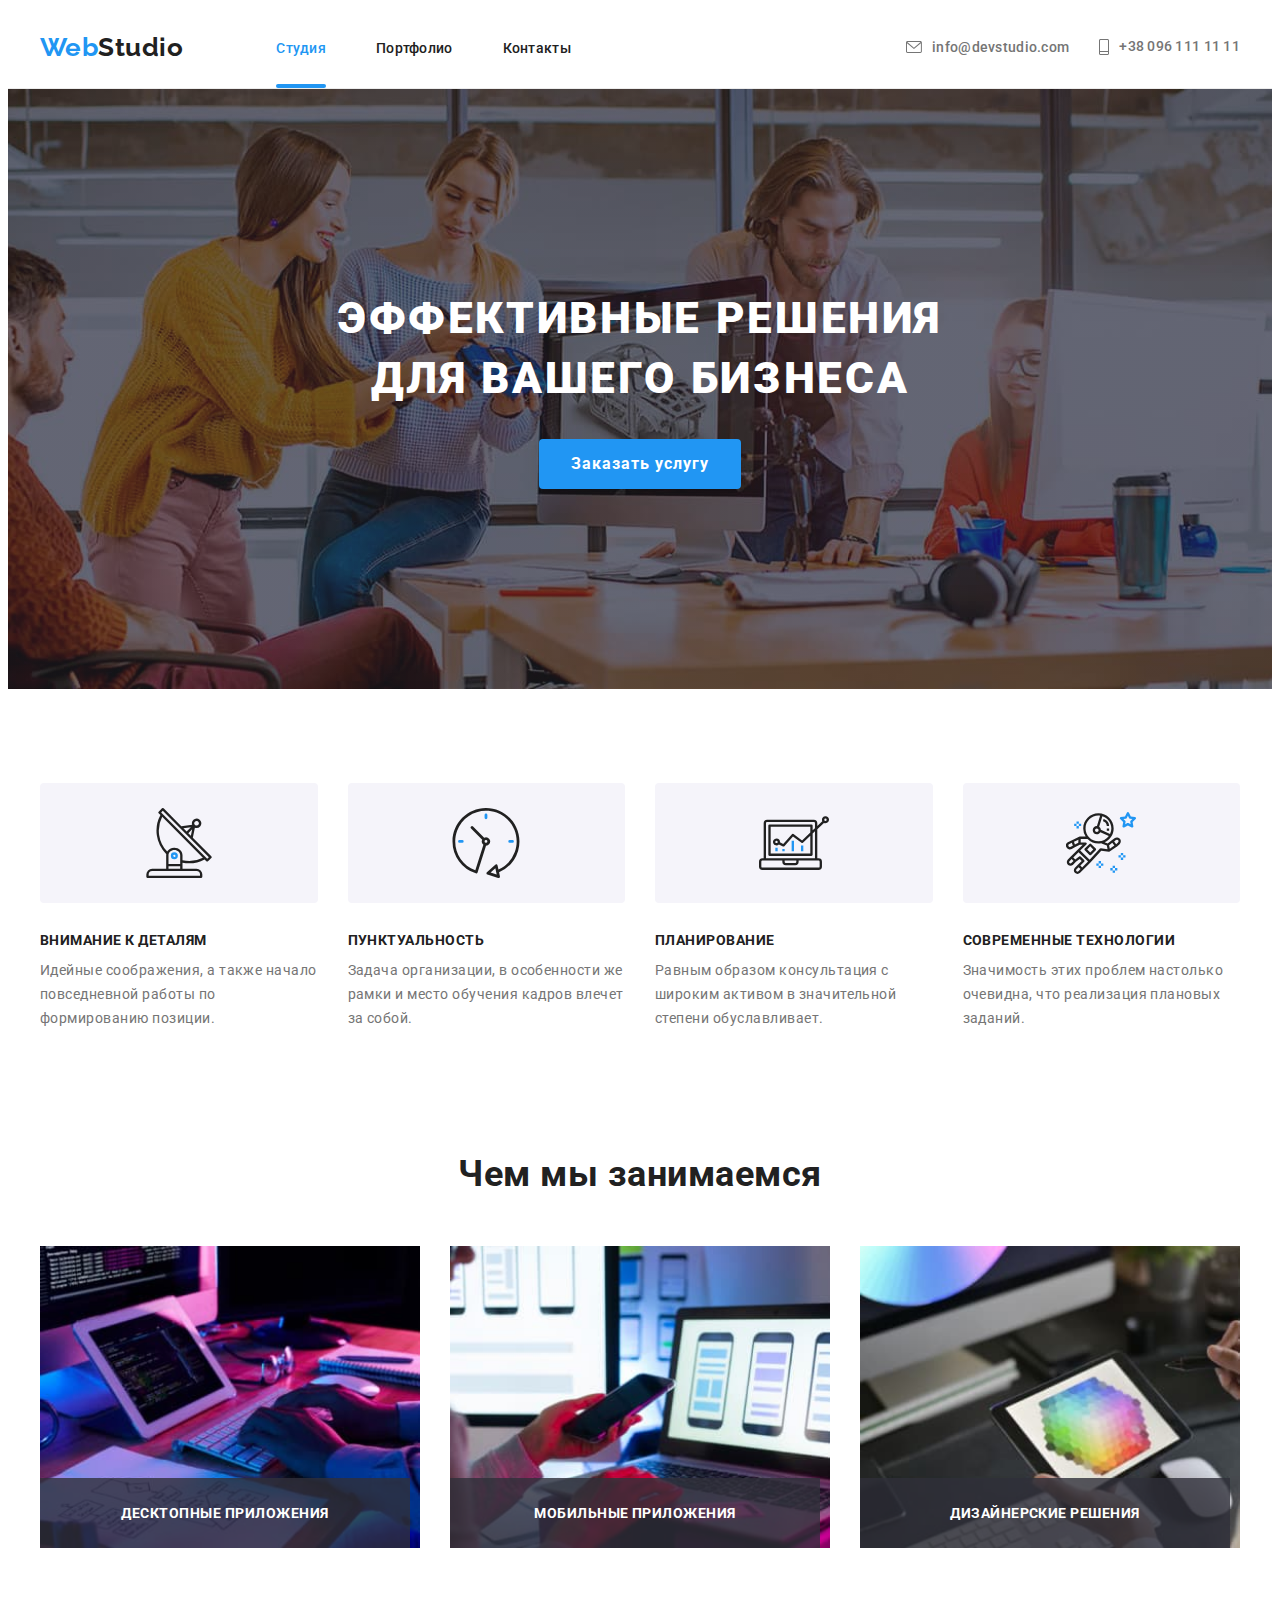
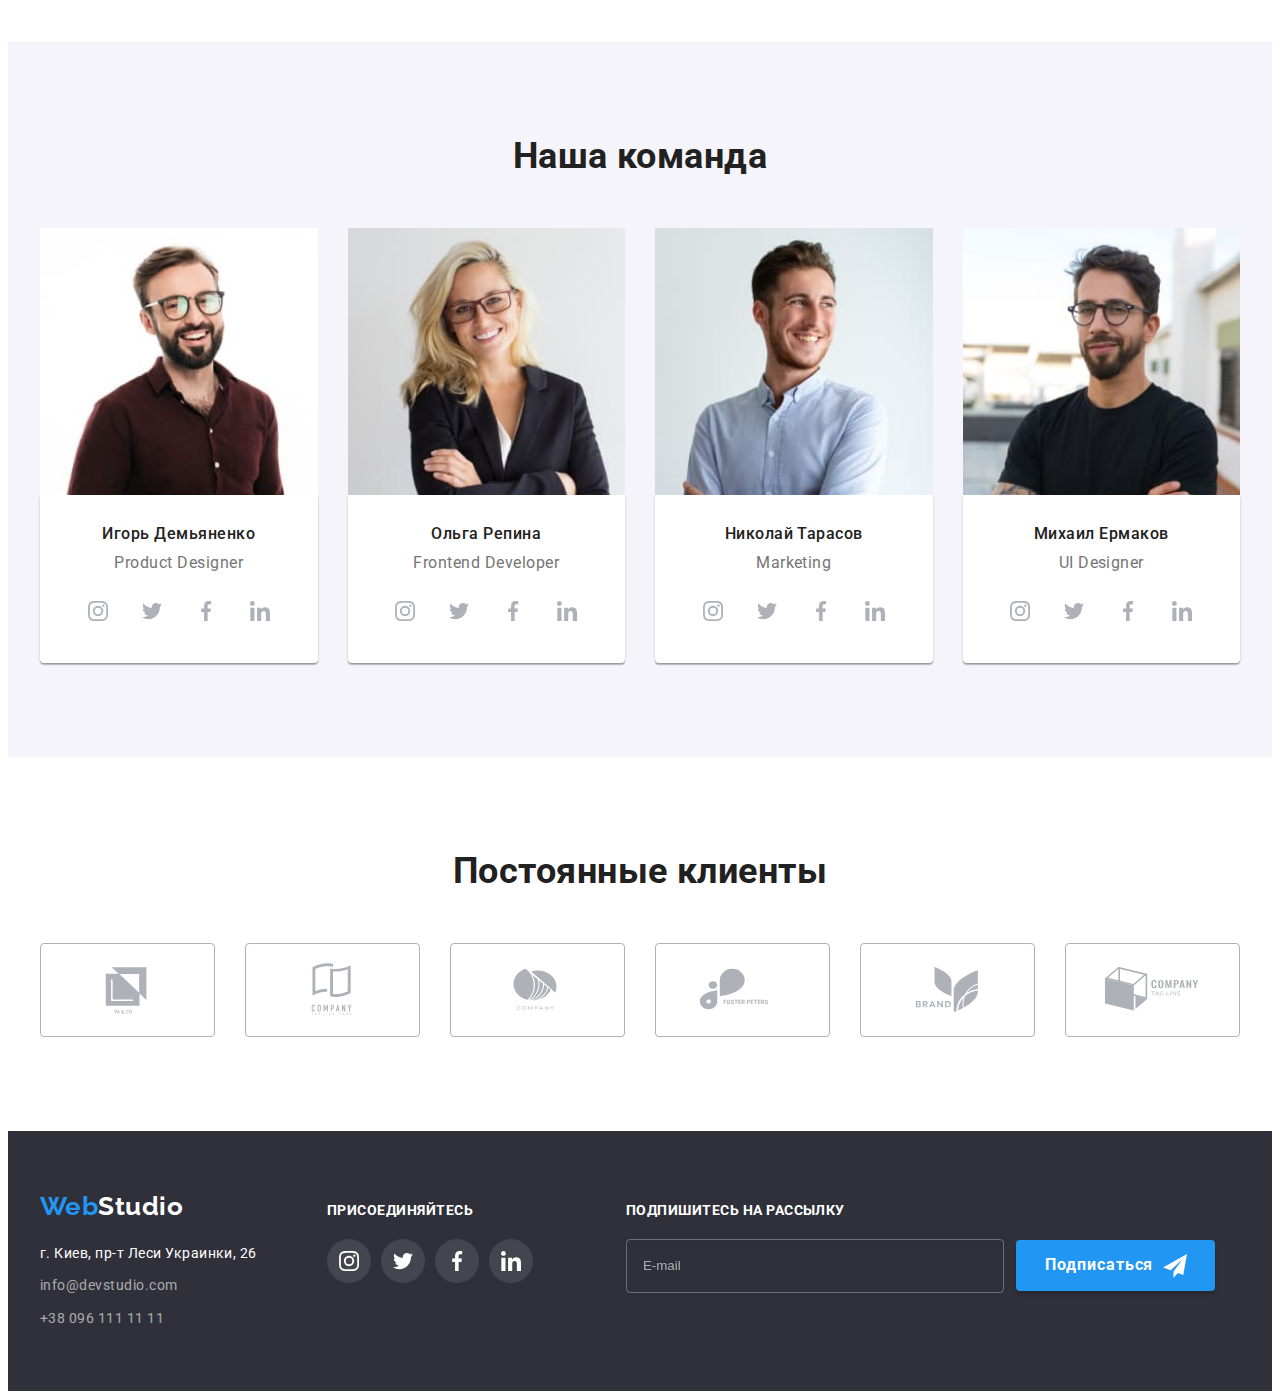
<file: index.html>
<!DOCTYPE html>
<html lang="ru">
<head>
    <meta charset="UTF-8">
    <meta http-equiv="X-UA-Compatible" content="IE=edge">
    <meta name="viewport" content="width=device-width, initial-scale=1.0">
    <title>WebStudio</title>

    <link rel="preconnect" href="https://fonts.googleapis.com">
    <link rel="preconnect" href="https://fonts.gstatic.com" crossorigin>
    <link href="https://fonts.googleapis.com/css2?family=Raleway:wght@700&family=Roboto:wght@400;500;700;900&display=swap"
        rel="stylesheet">
    
    <link rel="stylesheet" href="https://cdnjs.cloudflare.com/ajax/libs/modern-normalize/1.1.0/modern-normalize.min.css"
        integrity="sha512-wpPYUAdjBVSE4KJnH1VR1HeZfpl1ub8YT/NKx4PuQ5NmX2tKuGu6U/JRp5y+Y8XG2tV+wKQpNHVUX03MfMFn9Q=="
        crossorigin="anonymous" referrerpolicy="no-referrer" />


    <link rel="stylesheet" href="./css/main.min.css">
</head>
<body>

    <header class="header">
        <div class="container header-container">
        <a class="link logo" href="./">
            <span class="logo-web">Web</span><span class="logo-studio--blak">Studio</span> 
        </a>

        <nav class="nav">
            <ul class="list nav__list">
                <li class="item nav__item">
                    <a class="link nav__link nav__link--current" href="#">Студия</a>
                </li>
                <li class="item nav__item">
                    <a class="link nav__link" href="./portfolio.html">Портфолио</a>
                </li>
                <li class="item nav__item">
                    <a class="link nav__link" href="#">Контакты</a>
                </li>
            </ul>
        </nav>

        <ul class="list contacts-header">
            <li class="item contacts-header__item">
                <a class="link contacts-header__link" href="mailto:info@devstudio.com">
                    <svg class="icon contacts-header__icon " width="16" height="12" >
                        <use href="./images/icons.svg#icon-envelope"></use>
                    </svg>info@devstudio.com</a>
            </li>
            <li class="item contacts-header__item">
                <a class="link contacts-header__link" href="tel:+380961111111">
                    <svg class="icon contacts-header__icon " width="10" height="16">
                        <use href="./images/icons.svg#icon-Vector"></use>
                    </svg>+38 096 111 11 11</a>
            </li>
        </ul>

        <div class="mob-menu">

            <button class="menu-toggle js-open-menu" aria-expanded="false" aria-controls="menu-container" type="button">
                <svg class="icon menu__icon" width="40" height="40">
                    <use href="./images/icons.svg#icon-menu"></use>
                </svg>
            </button>

            <div class="menu-container js-menu-container" id="menu-container">

                <button class="menu-toggle js-close-menu" type="button">
                    <svg class="icon menu__icon" width="40" height="40">
                        <use href="./images/icons.svg#icon-close"></use>
                    </svg>
                </button>

                <div class="menu-wrap">
                    <div class="menu-wrap--top">
                        <nav class="mob-nav">
                            <ul class="list mob-nav__list">
                                <li class="item mob-nav__item">
                                    <a class="link mob-nav__link mob-nav__link--current" href="#">Студия</a>
                                </li>
                                <li class="item mob-nav__item">
                                    <a class="link mob-nav__link" href="./portfolio.html">Портфолио</a>
                                </li>
                                <li class="item mob-nav__item">
                                    <a class="link mob-nav__link" href="#">Контакты</a>
                                </li>
                            </ul>
                        </nav>
                    </div>

                    <div class="menu-wrap--bottom">

                        <ul class="list mob-contacts__list">
                            <li class="item mob-contacts__item">
                                <a class="link mob-contacts__link mob-contacts__link--tel" href="tel:+380961111111">+38 096 111 11 11</a>
                            </li>
                            <li class="item mob-contacts__item">
                                <a class="link mob-contacts__link mob-contacts__link--mail" href="mailto:info@devstudio.com">info@devstudio.com</a>
                            </li>    
                        </ul>

                        <ul class="list mob-social__list">
                            <li class="item mob-social__item">
                                <a class="link mob-social__link link__line--right" href="#">Instagram</a>
                            </li>
                            <li class="item mob-social__item">
                                <a class="link mob-social__link link__line--right" href="#">Twitter</a>
                            </li>
                            <li class="item mob-social__item">
                                <a class="link mob-social__link link__line--right" href="#">Facebook</a>
                            </li>
                            <li class="item mob-social__item">
                                <a class="link mob-social__link " href="#">LinkedIn</a>
                            </li>
                        </ul>

                    </div>
                </div>
            </div>

        </div>

        </div>
    </header>

    <main>
        <!--Герой-->
        <section class="hero">
            
            <h1 class="hero__title">Эффективные решения для вашего бизнеса</h1>
            <button class="button hero__button" type="button" data-modal-open>Заказать услугу</button>
            
        </section>

        <!--Особенности-->
        <section class="section feature">
            <div class="container">
            <h2 class="hidden">Особенности</h2>
            <ul class="list feature__list">
                <li class="item feature__item">
                    <div class="feature__thumb">
                        <svg class="feature__icon" width="70" height="70">
                            <use href="./images/icons.svg#icon-antenna"></use>
                        </svg>
                    </div>
                    <h3 class="feature__title">Внимание к деталям</h3>
                    <p class="feature__text">Идейные соображения, а также начало повседневной работы по формированию позиции.</p>
                </li>
                <li class="item feature__item">
                    <div class="feature__thumb">
                        <svg class="feature__icon" width="70" height="70">
                            <use href="./images/icons.svg#icon-clock"></use>
                        </svg>
                    </div>
                    <h3 class="feature__title">Пунктуальность</h3>
                    <p class="feature__text">Задача организации, в особенности же рамки и место обучения кадров влечет за собой.</p>
                </li>
                <li class="item feature__item">
                    <div class="feature__thumb">
                        <svg class="feature__icon" width="70" height="70">
                            <use href="./images/icons.svg#icon-diagram"></use>
                        </svg>
                    </div>
                    <h3 class="feature__title">Планирование</h3>
                    <p class="feature__text">Равным образом консультация с широким активом в значительной степени обуславливает.</p>
                </li>
                <li class="item feature__item">
                    <div class="feature__thumb">
                        <svg class="feature__icon" width="70" height="70">
                            <use href="./images/icons.svg#icon-astronaut"></use>
                        </svg>
                    </div>
                    <h3 class="feature__title">Современные технологии</h3>
                    <p class="feature__text">Значимость этих проблем настолько очевидна, что реализация плановых заданий.</p>
                </li>
            </ul>
            </div>
        </section>

        <!--Чем мы занимаемся-->
        <section class="section work">
            <div class="container">
                <h2 class="section__title">Чем мы занимаемся</h2>
                <ul class="list work__list">
                    <li class="item work__item">
                        <picture>
                            <source srcset="
                                ./images/box1_desktop.jpg 1x,
                                ./images/box1_desktop@2x.jpg 2x" media="(min-width:1200px)">

                            <img src="./images/box1_desktop.jpg" alt="Стол с компьютерами">
                        </picture>
                        <div class="work__label">
                            <h3 class="work__title">Десктопные приложения</h3>
                        </div>
                    </li>
                    
                    <li class="item work__item">
                        <picture>
                            <source srcset="
                                ./images/box2_desktop.jpg 1x,
                                ./images/box2_desktop@2x.jpg 2x" media="(min-width:1200px)">
                        
                            <img src="./images/box2_desktop.jpg" alt="На столе ноутбук">
                        </picture>                   
                        <div class="work__label">
                            <h3 class="work__title">Мобильные приложения</h3>
                        </div>                
                    </li>
                    
                    <li class="item work__item">
                        <picture>
                            <source srcset="
                                ./images/box3_desktop.jpg 1x,
                                ./images/box3_desktop@2x.jpg 2x" media="(min-width:1200px)">
                        
                            <img src="./images/box3_desktop.jpg" alt="Руки держат планшет">
                        </picture>                    
                        <div class="work__label">
                            <h3 class="work__title">Дизайнерские решения</h3>
                        </div>
                    </li>
                </ul>
            </div>
        </section>

        <!--Наша команда-->
        <section class="section team">
            <div class="container">
                <h2 class="section__title">Наша команда</h2>
                
                <ul class="list team__list">
                    <li class="item team__item">
                        
                        <picture>
                            <source srcset="
                                ./images/foto1_desktop.jpg 1x,
                                ./images/foto1_desktop@2x.jpg 2x" media="(min-width:1200px)">

                            <source srcset="
                                ./images/foto1_tablet.jpg 1x,
                                ./images/foto1_tablet@2x.jpg 2x" media="(min-width:768px)">

                            <source srcset="
                                ./images/foto1_mobile.jpg 1x,
                                ./images/foto1_mobile@2x.jpg 2x" media="(min-width:320px)">
                        
                            <img class="team__images" src="./images/foto1_mobile.jpg" alt="Мужчина в очках и коричневой рубашке"/>
                        </picture>
                        
                        <div  class="team__thumb">
                        <h3 class="team__name">Игорь Демьяненко</h3>
                        <p class="team__position" lang="en">Product Designer</p>
                        
                        <ul class="list social__list">
                            <li class="item social__item">
                                <a class="link social__link" href="#">
                                <svg class="icon social__icon" width="20" height="20">
                                    <use href="./images/icons.svg#icon-instagram"></use>
                                </svg>
                                </a>
                            </li>
                            <li class="item social__item">
                                <a class="link social__link" href="#">
                                <svg class="icon social__icon" width="20" height="20">
                                    <use href="./images/icons.svg#icon-twitter"></use>
                                </svg>
                                </a>
                            </li>
                            <li class="item social__item">
                                <a class="link social__link" href="#">
                                <svg class="icon social__icon" width="20" height="20">
                                    <use href="./images/icons.svg#icon-facebook"></use>
                                </svg>
                                </a>
                            </li>
                            <li class="item social__item">
                                <a class="link social__link" href="#">
                                <svg class="icon social__icon" width="20" height="20">
                                    <use href="./images/icons.svg#icon-linkedin"></use>
                                </svg>
                                </a>
                            </li>
                        </ul>
                        </div>
                    </li>
                    
                    <li class="item team__item">

                        <picture>
                            <source srcset="
                                ./images/foto2_desktop.jpg 1x,
                                ./images/foto2_desktop@2x.jpg 2x" media="(min-width:1200px)">
                        
                            <source srcset="
                                ./images/foto2_tablet.jpg 1x,
                                ./images/foto2_tablet@2x.jpg 2x" media="(min-width:768px)">
                        
                            <source srcset="
                                ./images/foto2_mobile.jpg 1x,
                                ./images/foto2_mobile@2x.jpg 2x" media="(min-width:320px)">
                        
                            <img class="team__images" src="./images/foto2_mobile.jpg" alt="Девушка блондинка в очках и черном пиджаке" />
                        </picture>

                        <div class="team__thumb">
                        <h3 class="team__name">Ольга Репина</h3>
                        <p class="team__position" lang="en">Frontend Developer</p>
                        
                        <ul class="list social__list">
                            <li class="item social__item">
                                <a class="link social__link" href="#">
                                    <svg class="icon social__icon" width="20" height="20">
                                        <use href="./images/icons.svg#icon-instagram"></use>
                                    </svg>
                                </a>
                            </li>
                            <li class="item social__item">
                                <a class="link social__link" href="#">
                                    <svg class="icon social__icon" width="20" height="20">
                                        <use href="./images/icons.svg#icon-twitter"></use>
                                    </svg>
                                </a>
                            </li>
                            <li class="item social__item">
                                <a class="link social__link" href="#">
                                    <svg class="icon social__icon" width="20" height="20">
                                        <use href="./images/icons.svg#icon-facebook"></use>
                                    </svg>
                                </a>
                            </li>
                            <li class="item social__item">
                                <a class="link social__link" href="#">
                                    <svg class="icon social__icon" width="20" height="20">
                                        <use href="./images/icons.svg#icon-linkedin"></use>
                                    </svg>
                                </a>
                            </li>
                        </ul>
                        </div>
                    </li>
                    
                    <li class="item team__item">

                        <picture>
                            <source srcset="
                                ./images/foto3_desktop.jpg 1x,
                                ./images/foto3_desktop@2x.jpg 2x" media="(min-width:1200px)">
                        
                            <source srcset="
                                ./images/foto3_tablet.jpg 1x,
                                ./images/foto3_tablet@2x.jpg 2x" media="(min-width:768px)">
                        
                            <source srcset="
                                ./images/foto3_mobile.jpg 1x,
                                ./images/foto3_mobile@2x.jpg 2x" media="(min-width:320px)">

                            <img class="team__images" src="./images/foto3_mobile.jpg" alt="Улыбающийся парень в белой рубашке" />
                        </picture>

                        <div class="team__thumb">
                        <h3 class="team__name">Николай Тарасов</h3>
                        <p class="team__position" lang="en">Marketing</p>
                        
                        <ul class="list social__list">
                            <li class="item social__item">
                                <a class="link social__link" href="#">
                                    <svg class="icon social__icon" width="20" height="20">
                                        <use href="./images/icons.svg#icon-instagram"></use>
                                    </svg>
                                </a>
                            </li>
                            <li class="item social__item">
                                <a class="link social__link" href="#">
                                    <svg class="icon social__icon" width="20" height="20">
                                        <use href="./images/icons.svg#icon-twitter"></use>
                                    </svg>
                                </a>
                            </li>
                            <li class="item social__item">
                                <a class="link social__link" href="#">
                                    <svg class="icon social__icon" width="20" height="20">
                                        <use href="./images/icons.svg#icon-facebook"></use>
                                    </svg>
                                </a>
                            </li>
                            <li class="item social__item">
                                <a class="link social__link" href="#">
                                    <svg class="icon social__icon" width="20" height="20">
                                        <use href="./images/icons.svg#icon-linkedin"></use>
                                    </svg>
                                </a>
                            </li>
                        </ul>
                        </div>
                    </li>
                
                    <li class="item team__item">

                        <picture>
                            <source srcset="
                                ./images/foto4_desktop.jpg 1x,
                                ./images/foto4_desktop@2x.jpg 2x" media="(min-width:1200px)">
                        
                            <source srcset="
                                ./images/foto4_tablet.jpg 1x,
                                ./images/foto4_tablet@2x.jpg 2x" media="(min-width:768px)">
                        
                            <source srcset="
                                ./images/foto4_mobile.jpg 1x,
                                ./images/foto4_mobile@2x.jpg 2x" media="(min-width:320px)">

                            <img class="team__images" src="./images/foto4_mobile.jpg" alt="Парень в очьках и черной футболке" />
                        </picture>

                        <div class="team__thumb">
                        <h3 class="team__name">Михаил Ермаков</h3>
                        <p class="team__position" lang="en">UI Designer</p>
                        
                        <ul class="list social__list">
                            <li class="item social__item">
                                <a class="link social__link" href="#">
                                    <svg class="icon social__icon" width="20" height="20">
                                        <use href="./images/icons.svg#icon-instagram"></use>
                                    </svg>
                                </a>
                            </li>
                            <li class="item social__item">
                                <a class="link social__link" href="#">
                                    <svg class="icon social__icon" width="20" height="20">
                                        <use href="./images/icons.svg#icon-twitter"></use>
                                    </svg>
                                </a>
                            </li>
                            <li class="item social__item">
                                <a class="link social__link" href="#">
                                    <svg class="icon social__icon" width="20" height="20">
                                        <use href="./images/icons.svg#icon-facebook"></use>
                                    </svg>
                                </a>
                            </li>
                            <li class="item social__item">
                                <a class="link social__link" href="#">
                                    <svg class="icon social__icon" width="20" height="20">
                                        <use href="./images/icons.svg#icon-linkedin"></use>
                                    </svg>
                                </a>
                            </li>
                        </ul>
                        </div>
                    </li>
                </ul>
            </div>
        </section>

        <!-- Наши клиенты -->
        <section class="section client">
            <div class="container">
                <h2 class="section__title">Постоянные клиенты</h2>

                <ul class="list client__list">
                    <li class="item client__item">
                        <a class="link client__link" href="#">
                            <svg class="icon client__icon" width="106" height="60">
                                <use href="./images/icons.svg#icon-Logo-1"></use>
                            </svg>
                        </a>
                    </li>
                    <li class="item client__item">
                        <a class="link client__link" href="#">
                            <svg class="icon client__icon" width="106" height="60">
                                <use href="./images/icons.svg#icon-Logo-2"></use>
                            </svg>
                        </a>
                    </li>
                    <li class="item client__item">
                        <a class="link client__link" href="#">
                            <svg class="icon client__icon" width="106" height="60">
                                <use href="./images/icons.svg#icon-Logo-3"></use>
                            </svg>
                        </a>
                    </li>
                    <li class="item client__item">
                        <a class="link client__link" href="#">
                            <svg class="icon client__icon" width="106" height="60">
                                <use href="./images/icons.svg#icon-Logo-4"></use>
                            </svg>
                        </a>
                    </li>
                    <li class="item client__item">
                        <a class="link client__link" href="#">
                            <svg class="icon client__icon" width="106" height="60">
                                <use href="./images/icons.svg#icon-Logo-5"></use>
                            </svg>
                        </a>
                    </li>
                    <li class="item client__item">
                        <a class="link client__link" href="#">
                            <svg class="icon client__icon" width="106" height="60">
                                <use href="./images/icons.svg#icon-Logo-6"></use>
                            </svg>
                        </a>
                    </li>
                    
                </ul>
            </div>
        </section>

    </main>

    <footer class="footer">
        <div class="container footer-container">
            <div class="footer-wrap"> 
                <div class="footer-address">
                <a class="link logo" href="./">
                    <span class="logo-web">Web</span><span class="logo-studio--white">Studio</span>
                </a>

                <address class="address">
                    <a class="link address__link" href="https://www.google.com.ua/maps/place/%D0%B1%D1%83%D0%BB.+%D0%9B%D0%B5%D1%81%D0%B8+%D0%A3%D0%BA%D1%80%D0%B0%D0%B8%D0%BD%D0%BA%D0%B8,+26,+%D0%9A%D0%B8%D0%B5%D0%B2,+02000/@50.4265807,30.5361971,17z/data=!3m1!4b1!4m5!3m4!1s0x40d4cf0e033ecbe9:0x57a4dffefec77da0!8m2!3d50.4265807!4d30.5383858?hl=ru"
                target="_blank" rel="noopener noreferrer">г. Киев, пр-т Леси Украинки, 26</a>
                </address>
            
                <ul class="list contacts-footer">
                    <li class="item contacts-footer__item">
                        <a class="link contacts-footer__link" href="mailto:info@devstudio.com">info@devstudio.com</a>
                    </li>
                    <li class="item contacts-footer__item">
                        <a class="link contacts-footer__link" href="tel:+380961111111">+38 096 111 11 11</a>
                    </li>
                </ul>
                </div>

                <div class="footer-social">
                    <h3 class="footer-social__title">присоединяйтесь</h3>
                    <ul class="list footer-social__list">
                        <li class="item footer-social__item">
                            <a class="link footer-social__link" href="#">
                                <svg class="icon footer-social__icon" width="20" height="20">
                                    <use href="./images/icons.svg#icon-instagram"></use>
                                </svg>
                            </a>
                        </li>
                        <li class="item footer-social__item">
                            <a class="link footer-social__link" href="#">
                                <svg class="icon footer-social__icon" width="20" height="20">
                                    <use href="./images/icons.svg#icon-twitter"></use>
                                </svg>
                            </a>
                        </li>
                        <li class="item footer-social__item">
                            <a class="link footer-social__link" href="#">
                                <svg class="icon footer-social__icon" width="20" height="20">
                                    <use href="./images/icons.svg#icon-facebook"></use>
                                </svg>
                            </a>
                        </li>
                        <li class="item footer-social__item">
                            <a class="link footer-social__link" href="#">
                                <svg class="icon footer-social__icon" width="20" height="20">
                                    <use href="./images/icons.svg#icon-linkedin"></use>
                                </svg>
                            </a>
                        </li>
                    </ul>
                </div>
            </div>

            <div class="footer-appeal">
                <h3 class="footer-appeal__title">Подпишитесь на рассылку</h3>
                <form class="form-appeal" action="#">
                    <input class="form-appeal__input" type="email" name="mail" placeholder="E-mail">
                    <button class="button button__send" type="submit">Подписаться
                        <svg class="icon send-icon" width="24" height="24">
                            <use href="./images/icons.svg#icon-icon-send"></use>
                        </svg>
                    </button>
                </form>   
            </div>


        </div>

    </footer>
    
    <div class="backdrop is-hidden" data-modal>
        <div class="modal">
            <button class="button modal__button--close" type="button" data-modal-close>
                <svg class="icon modal__icon" width="18" height="18">
                    <use href="./images/icons.svg#icon-close"></use>
                </svg>
            </button>
            <p class="modal__title">Оставьте свои данные, мы вам перезвоним</p>
            <form action="#">
                <div class="form-field">
                    <label class="form-field__text" for="username">Имя</label>
                    <div class="input-wrap">
                        <input class="form-field__input" type="text" name="username" id="username">
                        <svg class="icon input__icon" width="18" height="18">
                            <use href="./images/icons.svg#icon-person-modal"></use>
                        </svg>
                    </div>
                </div>

                <div class="form-field">
                    <label class="form-field__text" for="phone-number">Телефон</label>
                    <div class="input-wrap">
                        <input class="form-field__input" type="tel"name="phone-number" id="phone-number">
                        <svg class="icon input__icon" width="18" height="18">
                            <use href="./images/icons.svg#icon-phone-modal"></use>
                        </svg>
                    </div>
                </div> 
                

                <div class="form-field">
                    <label class="form-field__text" for="email">Почта</label>
                    <div class="input-wrap">
                        <input class="form-field__input" type="email" name="email" id="email">
                        <svg class="icon input__icon" width="18" height="18">
                            <use href="./images/icons.svg#icon-email-modal"></use>
                        </svg>
                    </div>
                </div>
                

                <div class="form-field">
                    <label class="form-field__text" for="feedback">Комментарий</label>
                    <textarea class="feedback" name="feedback" rows="10" id="feedback" placeholder="Введите текст"></textarea>    
                </div>
                
                <label class="policy">
                    <input class="checkbox" type="checkbox">
                    <span class="checkbox__icon"></span>
                    Соглашаюсь с рассылкой и принимаю 
                    <a class="policy__link" href="#"><span>Условия договора</span></a>
                </label>
                

                <button class="button button__submit" type="submit">Отправить</button>
            </form>
        </div>
    </div>

    <script src="./js/mobile-menu.js"></script>
    <script src="./js/modal.js"></script>
</body>
</html>
</file>
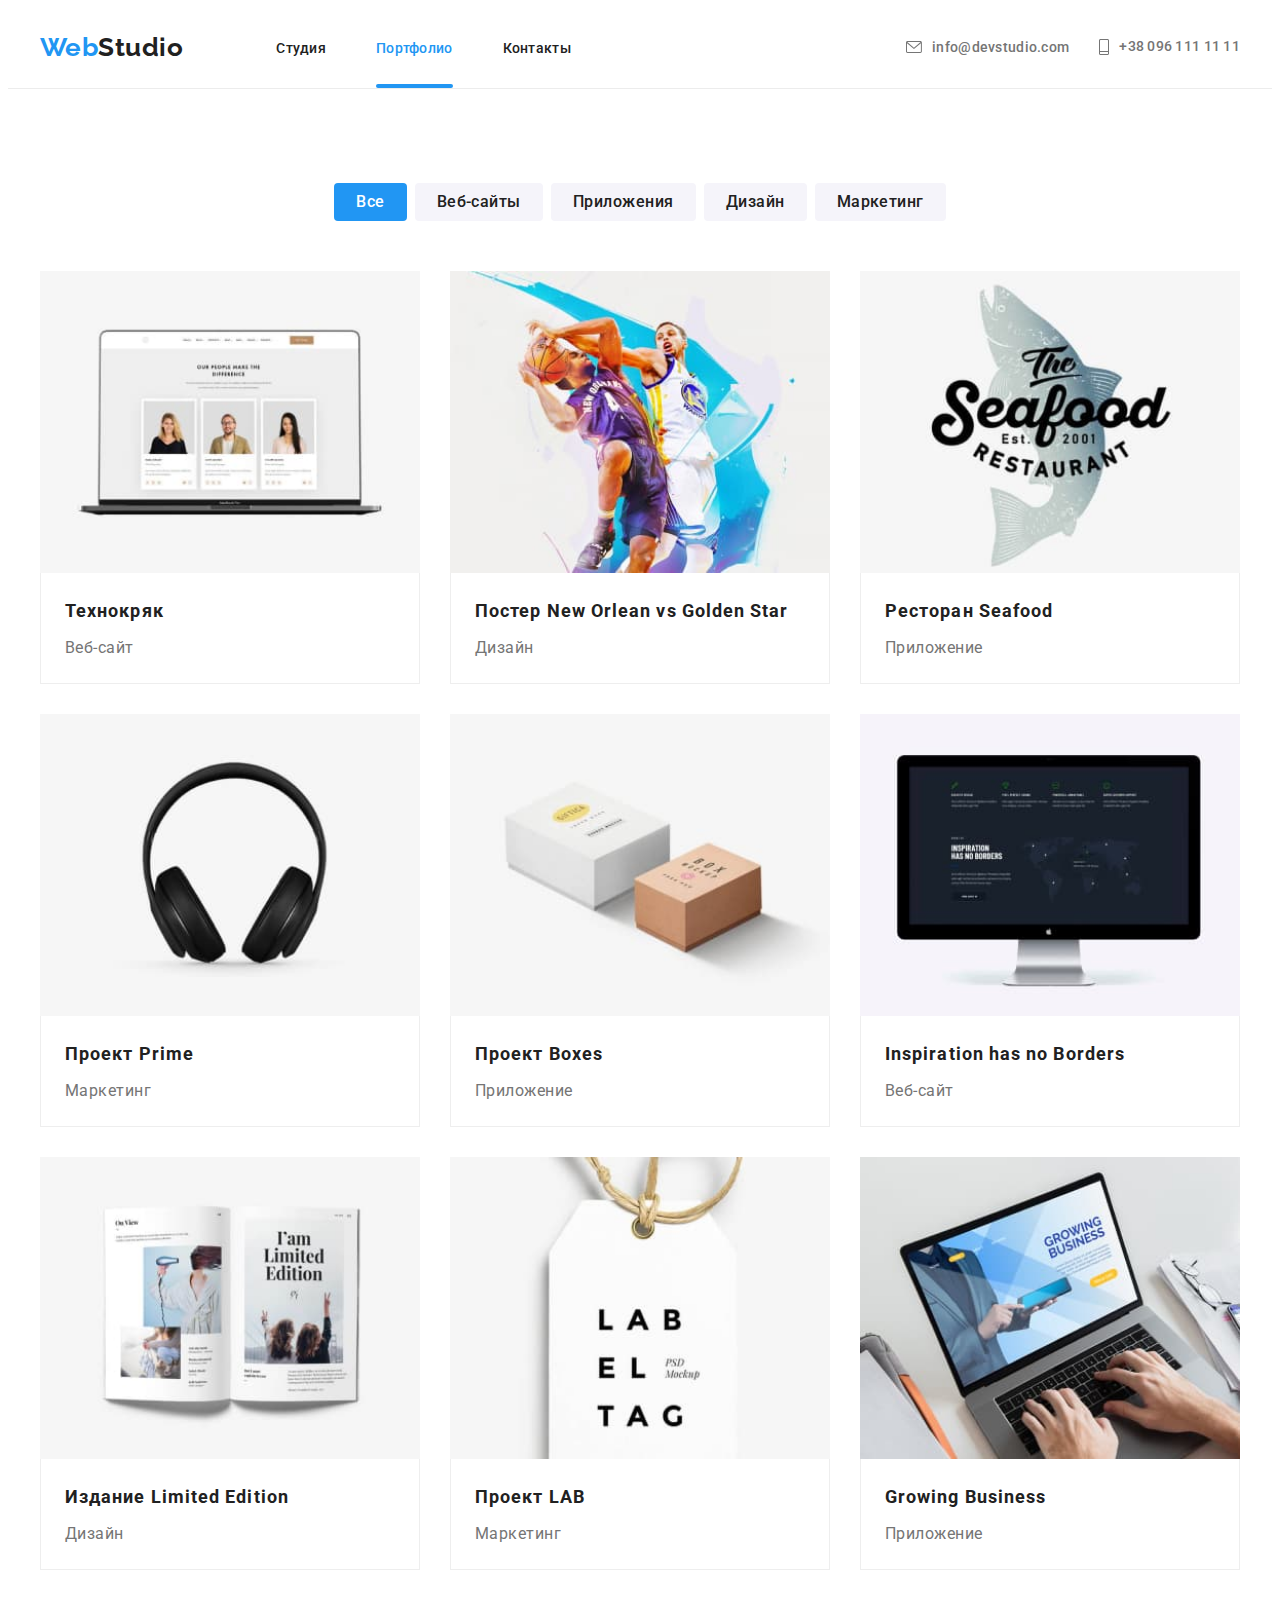
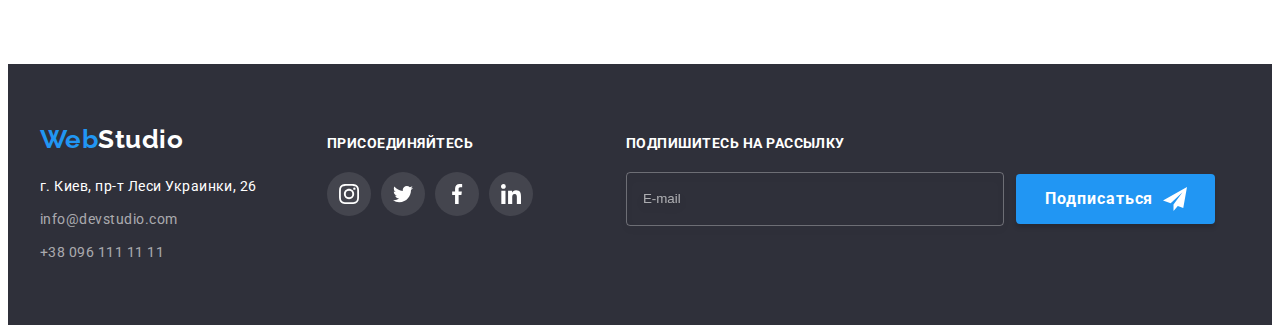
<file: portfolio.html>
<!DOCTYPE html>
<html lang="ru">

<head>
    <meta charset="UTF-8">
    <meta http-equiv="X-UA-Compatible" content="IE=edge">
    <meta name="viewport" content="width=device-width, initial-scale=1.0">
    <title>WebStudio</title>

    <link rel="preconnect" href="https://fonts.googleapis.com">
    <link rel="preconnect" href="https://fonts.gstatic.com" crossorigin>
    <link
        href="https://fonts.googleapis.com/css2?family=Raleway:wght@700&family=Roboto:wght@400;500;700;900&display=swap"
        rel="stylesheet">
    
    <link rel="stylesheet" href="https://cdnjs.cloudflare.com/ajax/libs/modern-normalize/1.1.0/modern-normalize.min.css"
        integrity="sha512-wpPYUAdjBVSE4KJnH1VR1HeZfpl1ub8YT/NKx4PuQ5NmX2tKuGu6U/JRp5y+Y8XG2tV+wKQpNHVUX03MfMFn9Q=="
        crossorigin="anonymous" referrerpolicy="no-referrer" />
    
    <link rel="stylesheet" href="./css/main.min.css">
</head>

<body>

    <header class="header">
        <div class="container header-container">
        <a class="link logo" href="./">
            <span class="logo-web">Web</span><span class="logo-studio--blak">Studio</span>
        </a>
    
        <nav class="nav">
            <ul class="list nav__list">
                <li class="item nav__item">
                    <a class="link nav__link" href="./index.html">Студия</a>
                </li>
                <li class="item nav__item">
                    <a class="link nav__link nav__link--current" href="#">Портфолио</a>
                </li>
                <li class="item nav__item">
                    <a class="link nav__link" href="#">Контакты</a>
                </li>
            </ul>
        </nav>
    
        <ul class="list contacts-header">
            <li class="item contacts-header__item">
                <a class="link contacts-header__link" href="mailto:info@devstudio.com">
                    <svg class="icon contacts-header__icon " width="16" height="12">
                        <use href="./images/icons.svg#icon-envelope"></use>
                    </svg>info@devstudio.com</a>
            </li>
            <li class="item contacts-header__item">
                <a class="link contacts-header__link" href="tel:+380961111111">
                    <svg class="icon contacts-header__icon " width="10" height="16">
                        <use href="./images/icons.svg#icon-Vector"></use>
                    </svg>+38 096 111 11 11</a>
            </li>
        </ul>

        <div class="mob-menu">

            <button class="menu-toggle js-open-menu" aria-expanded="false" aria-controls="menu-container" type="button">
                <svg class="icon menu__icon" width="40" height="40">
                    <use href="./images/icons.svg#icon-menu"></use>
                </svg>
            </button>
            
            <div class="menu-container js-menu-container" id="menu-container">
            
                <button class="menu-toggle js-close-menu" type="button">
                    <svg class="icon menu__icon" width="40" height="40">
                        <use href="./images/icons.svg#icon-close"></use>
                    </svg>
                </button>
            
                <div class="menu-wrap">
                    <div class="menu-wrap--top">
                        <nav class="mob-nav">
                            <ul class="list mob-nav__list">
                                <li class="item mob-nav__item">
                                    <a class="link mob-nav__link" href="./index.html">Студия</a>
                                </li>
                                <li class="item mob-nav__item">
                                    <a class="link mob-nav__link mob-nav__link--current" href="#">Портфолио</a>
                                </li>
                                <li class="item mob-nav__item">
                                    <a class="link mob-nav__link" href="#">Контакты</a>
                                </li>
                            </ul>
                        </nav>
                    </div>
            
                    <div class="menu-wrap--bottom">
            
                        <ul class="list mob-contacts__list">
                            <li class="item mob-contacts__item">
                                <a class="link mob-contacts__link mob-contacts__link--tel" href="tel:+380961111111">+38 096 111 11
                                    11</a>
                            </li>
                            <li class="item mob-contacts__item">
                                <a class="link mob-contacts__link mob-contacts__link--mail"
                                    href="mailto:info@devstudio.com">info@devstudio.com</a>
                            </li>
                        </ul>
            
                        <ul class="list mob-social__list">
                            <li class="item mob-social__item">
                                <a class="link mob-social__link link__line--right" href="#">Instagram</a>
                            </li>
                            <li class="item mob-social__item">
                                <a class="link mob-social__link link__line--right" href="#">Twitter</a>
                            </li>
                            <li class="item mob-social__item">
                                <a class="link mob-social__link link__line--right" href="#">Facebook</a>
                            </li>
                            <li class="item mob-social__item">
                                <a class="link mob-social__link " href="#">LinkedIn</a>
                            </li>
                        </ul>
            
                    </div>
                </div>
            </div>

        </div>

        </div>
    </header>

    <main>
     <section class="section">
        <div class="container">
            <h1 class="section__title hidden">Наши работи</h1>
            
            <ul class="list filter">
                <li class="item filter__item">
                    <button class="button filter__button filter__button--primary" type="button">Все</button>
                </li>
                <li class="item filter__item">
                    <button class="button filter__button filter__button--secondary" type="button">Веб-сайты</button>
                </li>
                <li class="item filter__item">
                    <button class="button filter__button filter__button--secondary" type="button">Приложения</button>
                </li>
                <li class="item filter__item">
                    <button class="button filter__button filter__button--secondary" type="button">Дизайн</button>
                </li>
                <li class="item filter__item">
                    <button class="button filter__button filter__button--secondary" type="button">Маркетинг</button>
                </li>
            </ul>

            <ul class="list portfolio">

                <li class="item portfolio__item">
                    <a class="link portfolio__link" href="#">
                        <div class="portfolio__thumb">
                            <picture>
                                <source srcset="
                                    ./images/project_desktop.jpg 1x,
                                    ./images/project_desktop@2x.jpg 2x" media="(min-width:1200px)">
                            
                                <source srcset="
                                    ./images/project_tablet.jpg 1x,
                                    ./images/project_tablet@2x.jpg 2x" media="(min-width:768px)">
                            
                                <source srcset="
                                    ./images/project_mobile.jpg 1x,
                                    ./images/project_mobile@2x.jpg 2x" media="(min-width:320px)">
    
                                <img class="portfolio__images" src="./images/project_mobile.jpg" alt="Ноутбук">
                            </picture>                          
                            <div class="portfolio__overlay">
                                <p class="portfolio__discription">Ресурс предлагает комплексные предложения с разным уровнем функционала и сервисов. Все это позволит посетителю получить
                                исчерпывающие сведения о компании или частном лице.</p>
                            </div>
                        </div>
                    
                        <div class="portfolio__meta">
                            <h2 class="portfolio__title">Технокряк</h2>
                            <p class="portfolio__text">Веб-сайт</p>
                        </div>
                    </a>
                </li>

                <li class="item portfolio__item">
                    <a class="link portfolio__link" href="#">
                        <div class="portfolio__thumb">
                            <picture>
                                <source srcset="
                                    ./images/project1_desktop.jpg 1x,
                                    ./images/project1_desktop@2x.jpg 2x" media="(min-width:1200px)">
                            
                                <source srcset="
                                    ./images/project1_tablet.jpg 1x,
                                    ./images/project1_tablet@2x.jpg 2x" media="(min-width:768px)">
                            
                                <source srcset="
                                    ./images/project1_mobile.jpg 1x,
                                    ./images/project1_mobile@2x.jpg 2x" media="(min-width:320px)">
                            
                                <img class="portfolio__images" src="./images/project1_mobile.jpg" alt="Баскетболисты">
                            </picture>
                            <div class="portfolio__overlay">
                                <p class="portfolio__discription">Ресурс предлагает комплексные предложения с разным уровнем функционала и сервисов. Все это позволит посетителю получить исчерпывающие сведения о компании или частном лице.</p>
                            </div>
                        </div>
                        
                        <div class="portfolio__meta">
                            <h2 class="portfolio__title">Постер <span lang="en">New Orlean vs Golden Star</span></h2>
                            <p class="portfolio__text">Дизайн</p>
                        </div>
                    </a>
                </li>

                <li class="item portfolio__item">
                    <a class="link portfolio__link" href="#">
                        <div class="portfolio__thumb">
                            <picture>
                                <source srcset="
                                    ./images/project2_desktop.jpg 1x,
                                    ./images/project2_desktop@2x.jpg 2x" media="(min-width:1200px)">

                                <source srcset="
                                    ./images/project2_tablet.jpg 1x,
                                    ./images/project2_tablet@2x.jpg 2x" media="(min-width:768px)">

                                <source srcset="
                                    ./images/project2_mobile.jpg 1x,
                                    ./images/project2_mobile@2x.jpg 2x" media="(min-width:320px)">

                                <img class="portfolio__images" src="./images/project2_mobile.jpg" alt="Рыба">
                            </picture>
                            <div class="portfolio__overlay">
                                <p class="portfolio__discription">Ресурс предлагает комплексные предложения с разным уровнем функционала и сервисов. Все это позволит посетителю получить исчерпывающие сведения о компании или частном лице.</p>
                            </div>
                        </div>
                        
                        <div class="portfolio__meta">
                            <h2 class="portfolio__title">Ресторан <span lang="en">Seafood</span></h2>
                            <p class="portfolio__text">Приложение</p>
                        </div>
                    </a>
                </li>

                <li class="item portfolio__item">
                    <a class="link portfolio__link" href="#">
                        <div class="portfolio__thumb">
                            <picture>
                                <source srcset="
                                    ./images/project3_desktop.jpg 1x,
                                    ./images/project3_desktop@2x.jpg 2x" media="(min-width:1200px)">
                            
                                <source srcset="
                                    ./images/project3_tablet.jpg 1x,
                                    ./images/project3_tablet@2x.jpg 2x" media="(min-width:768px)">

                                <source srcset="
                                    ./images/project3_mobile.jpg 1x,
                                    ./images/project3_mobile@2x.jpg 2x" media="(min-width:320px)">

                                <img class="portfolio__images" src="./images/project3_mobile.jpg" alt="Наушники">
                            </picture>
                            <div class="portfolio__overlay">
                                <p class="portfolio__discription">Ресурс предлагает комплексные предложения с разным уровнем функционала и сервисов. Все это позволит посетителю получить исчерпывающие сведения о компании или частном лице.</p>
                            </div>
                        </div>

                        <div class="portfolio__meta">
                            <h2 class="portfolio__title">Проект <span lang="en">Prime</span></h2>
                            <p class="portfolio__text">Маркетинг</p>
                        </div>
                    </a>
                </li>

                <li class="item portfolio__item">
                    <a class="link portfolio__link" href="#">
                        <div class="portfolio__thumb">
                            <picture>
                                <source srcset="
                                    ./images/project4_desktop.jpg 1x,
                                    ./images/project4_desktop@2x.jpg 2x" media="(min-width:1200px)">
                            
                                <source srcset="
                                    ./images/project4_tablet.jpg 1x,
                                    ./images/project4_tablet@2x.jpg 2x" media="(min-width:768px)">

                                <source srcset="
                                    ./images/project4_mobile.jpg 1x,
                                    ./images/project4_mobile@2x.jpg 2x" media="(min-width:320px)">

                                <img class="portfolio__images" src="./images/project4_mobile.jpg" aalt="Коробки">
                            </picture>
                            <div class="portfolio__overlay">
                                <p class="portfolio__discription">Ресурс предлагает комплексные предложения с разным уровнем функционала и сервисов.
                                    Все это позволит посетителю получить исчерпывающие сведения о компании или частном лице.</p>
                            </div>
                        </div>
                        
                        <div class="portfolio__meta">
                            <h2 class="portfolio__title">Проект <span lang="en">Boxes</span></h2>
                            <p class="portfolio__text">Приложение</p>
                        </div>
                    </a>
                </li>

                <li class="item portfolio__item">
                    <a class="link portfolio__link" href="#">
                        <div class="portfolio__thumb">
                            <picture>
                                <source srcset="
                                    ./images/project5_desktop.jpg 1x,
                                    ./images/project5_desktop@2x.jpg 2x" media="(min-width:1200px)">

                                <source srcset="
                                    ./images/project5_tablet.jpg 1x,
                                    ./images/project5_tablet@2x.jpg 2x" media="(min-width:768px)">

                                <source srcset="
                                    ./images/project5_mobile.jpg 1x,
                                    ./images/project5_mobile@2x.jpg 2x" media="(min-width:320px)">

                                <img class="portfolio__images" src="./images/project5_mobile.jpg" alt="Компьютер">
                            </picture>
                            <div class="portfolio__overlay">
                                <p class="portfolio__discription">Ресурс предлагает комплексные предложения с разным уровнем функционала и сервисов.
                                    Все это позволит посетителю получить исчерпывающие сведения о компании или частном лице.</p>
                            </div>
                        </div>
                    
                        <div class="portfolio__meta">
                            <h2 class="portfolio__title" lang="en">Inspiration has no Borders</h2>
                            <p class="portfolio__text">Веб-сайт</p>
                        </div>
                    </a>
                </li>

                <li class="item portfolio__item">
                    <a class="link portfolio__link" href="#">
                        <div class="portfolio__thumb">
                            <picture>
                                <source srcset="
                                    ./images/project6_desktop.jpg 1x,
                                    ./images/project6_desktop@2x.jpg 2x" media="(min-width:1200px)">
                            
                                <source srcset="
                                    ./images/project6_tablet.jpg 1x,
                                    ./images/project6_tablet@2x.jpg 2x" media="(min-width:768px)">

                                <source srcset="
                                    ./images/project6_mobile.jpg 1x,
                                    ./images/project6_mobile@2x.jpg 2x" media="(min-width:320px)">

                                <img class="portfolio__images" src="./images/project6_mobile.jpg" alt="Книга">
                            </picture>
                            <div class="portfolio__overlay">
                                <p class="portfolio__discription">Ресурс предлагает комплексные предложения с разным уровнем функционала и сервисов.
                                    Все это позволит посетителю получить исчерпывающие сведения о компании или частном лице.</p>
                            </div>
                        </div>
                    
                        <div class="portfolio__meta">
                            <h2 class="portfolio__title">Издание <span lang="en">Limited Edition</span></h2>
                            <p class="portfolio__text">Дизайн</p>
                        </div>
                    </a>
                </li>

                <li class="item portfolio__item">
                    <a class="link portfolio__link" href="#">
                        <div class="portfolio__thumb">
                            <picture>
                                <source srcset="
                                    ./images/project7_desktop.jpg 1x,
                                    ./images/project7_desktop@2x.jpg 2x" media="(min-width:1200px)">
                            
                                <source srcset="
                                    ./images/project7_tablet.jpg 1x,
                                    ./images/project7_tablet@2x.jpg 2x" media="(min-width:768px)">
                            
                                <source srcset="
                                    ./images/project7_mobile.jpg 1x,
                                    ./images/project7_mobile@2x.jpg 2x" media="(min-width:320px)">

                                <img class="portfolio__images" src="./images/project7_mobile.jpg" alt="Лейбл">
                            </picture>
                            <div class="portfolio__overlay">
                                <p class="portfolio__discription">Ресурс предлагает комплексные предложения с разным уровнем функционала и сервисов.
                                    Все это позволит посетителю получить исчерпывающие сведения о компании или частном лице.</p>
                            </div>
                        </div>
                        
                        <div class="portfolio__meta">
                            <h2 class="portfolio__title">Проект <span lang="en">LAB</span></h2>
                            <p class="portfolio__text">Маркетинг</p>
                        </div>
                    </a>
                </li>

                <li class="item portfolio__item">
                    <a class="link portfolio__link" href="#">
                        <div class="portfolio__thumb">
                            <picture>
                                <source srcset="
                                    ./images/project8_desktop.jpg 1x,
                                    ./images/project8_desktop@2x.jpg 2x" media="(min-width:1200px)">
                            
                                <source srcset="
                                    ./images/project8_tablet.jpg 1x,
                                    ./images/project8_tablet@2x.jpg 2x" media="(min-width:768px)">
                            
                                <source srcset="
                                    ./images/project8_mobile.jpg 1x,
                                    ./images/project8_mobile@2x.jpg 2x" media="(min-width:320px)">

                                <img class="portfolio__images" src="./images/project8_mobile.jpg" alt="Лэптоп">
                            </picture>
                            <div class="portfolio__overlay">
                                <p class="portfolio__discription">Ресурс предлагает комплексные предложения с разным уровнем функционала и сервисов.
                                    Все это позволит посетителю получить исчерпывающие сведения о компании или частном лице.</p>
                            </div>
                        </div>
                        
                        <div class="portfolio__meta">
                            <h2 class="portfolio__title" lang="en">Growing Business</h2>
                            <p class="portfolio__text">Приложение</p>
                        </div>
                    </a>
                </li>

            </ul>
        </div>
     </section>
    </main>

    <footer class="footer">
        <div class="container footer-container">
            <div class="footer-wrap">
                <div class="footer-address">
                    <a class="link logo" href="./">
                        <span class="logo-web">Web</span><span class="logo-studio--white">Studio</span>
                    </a>
    
                    <address class="address">
                        <a class="link address__link"
                            href="https://www.google.com.ua/maps/place/%D0%B1%D1%83%D0%BB.+%D0%9B%D0%B5%D1%81%D0%B8+%D0%A3%D0%BA%D1%80%D0%B0%D0%B8%D0%BD%D0%BA%D0%B8,+26,+%D0%9A%D0%B8%D0%B5%D0%B2,+02000/@50.4265807,30.5361971,17z/data=!3m1!4b1!4m5!3m4!1s0x40d4cf0e033ecbe9:0x57a4dffefec77da0!8m2!3d50.4265807!4d30.5383858?hl=ru"
                            target="_blank" rel="noopener noreferrer">г. Киев, пр-т Леси Украинки, 26</a>
                    </address>
    
                    <ul class="list contacts-footer">
                        <li class="item contacts-footer__item">
                            <a class="link contacts-footer__link" href="mailto:info@devstudio.com">info@devstudio.com</a>
                        </li>
                        <li class="item contacts-footer__item">
                            <a class="link contacts-footer__link" href="tel:+380961111111">+38 096 111 11 11</a>
                        </li>
                    </ul>
                </div>
    
                <div class="footer-social">
                    <h3 class="footer-social__title">присоединяйтесь</h3>
                    <ul class="list footer-social__list">
                        <li class="item footer-social__item">
                            <a class="link footer-social__link" href="#">
                                <svg class="icon footer-social__icon" width="20" height="20">
                                    <use href="./images/icons.svg#icon-instagram"></use>
                                </svg>
                            </a>
                        </li>
                        <li class="item footer-social__item">
                            <a class="link footer-social__link" href="#">
                                <svg class="icon footer-social__icon" width="20" height="20">
                                    <use href="./images/icons.svg#icon-twitter"></use>
                                </svg>
                            </a>
                        </li>
                        <li class="item footer-social__item">
                            <a class="link footer-social__link" href="#">
                                <svg class="icon footer-social__icon" width="20" height="20">
                                    <use href="./images/icons.svg#icon-facebook"></use>
                                </svg>
                            </a>
                        </li>
                        <li class="item footer-social__item">
                            <a class="link footer-social__link" href="#">
                                <svg class="icon footer-social__icon" width="20" height="20">
                                    <use href="./images/icons.svg#icon-linkedin"></use>
                                </svg>
                            </a>
                        </li>
                    </ul>
                </div>
            </div>
    
            <div class="footer-appeal">
                <h3 class="footer-appeal__title">Подпишитесь на рассылку</h3>
                <form class="form-appeal" action="#">
                    <input class="form-appeal__input" type="email" name="mail" placeholder="E-mail">
                    <button class="button button__send" type="submit">Подписаться
                        <svg class="icon send-icon" width="24" height="24">
                            <use href="./images/icons.svg#icon-icon-send"></use>
                        </svg>
                    </button>
                </form>
            </div>
    
    
        </div>
    
    </footer>

    <script src="./js/mobile-menu.js"></script>
</body>

</html>
</file>
<file: css/main.min.css>
.hidden{position:absolute;width:1px;height:1px;margin:-1px;border:0;padding:0;clip:rect(0 0 0 0);overflow:hidden}p,h1,h2,h3,h4,h5,h6{margin:0}ul{margin:0;padding:0}.link{text-decoration:none}.list{padding:0;margin:0;list-style:none}body{font-family:Roboto,sans-serif;letter-spacing:.03em;color:#212121;background-color:#fff}img{display:block;max-width:100%;width:100%;height:auto}.container{width:100%;padding:0 15px 0;margin-right:auto;margin-left:auto}@media screen and (min-width: 480px){.container{width:480px}}@media screen and (min-width: 768px){.container{width:768px}}@media screen and (min-width: 1200px){.container{width:1200px}}.section{padding-top:60px;padding-bottom:60px}@media screen and (min-width: 1200px){.section{padding-top:94px;padding-bottom:94px}}.section__title{margin-bottom:30px;font-size:28px;line-height:1.17;text-align:center}@media screen and (min-width: 1200px){.section__title{margin-bottom:50px;font-size:36px;line-height:1.16}}.button{font-family:inherit;font-size:16px;text-align:center;cursor:pointer}.hero__button{transition:background-color 250ms cubic-bezier(0.4, 0, 0.2, 1);padding:10px 32px;font-weight:700;line-height:1.88;letter-spacing:.06em;box-shadow:0px 4px 4px rgba(0,0,0,.15);border-radius:4px;border:0;color:#fff;background-color:#2196f3}.hero__button:hover,.hero__button:focus{background-color:#188ce8}.filter__button{padding:6px 22px;border:0;border-radius:4px;font-weight:500;line-height:1.62;letter-spacing:.03em}.filter__button--primary{color:#fff;background-color:#2196f3}.filter__button--secondary{transition:color 250ms cubic-bezier(0.4, 0, 0.2, 1),background-color 250ms cubic-bezier(0.4, 0, 0.2, 1);color:#212121;background-color:#f5f4fa}.filter__button--secondary:hover,.filter__button--secondary:focus{color:#fff;background-color:#2196f3}.backdrop{position:fixed;top:0;left:0;width:100%;height:100%;background-color:rgba(0,0,0,.2);overflow-y:scroll;opacity:1;transition:opacity 250ms cubic-bezier(0.4, 0, 0.2, 1)}.backdrop.is-hidden{opacity:0;pointer-events:none}.backdrop.is-hidden .modal{transform:translate(-50%, -50%) scale(0.8)}.modal{position:absolute;top:50%;left:50%;transform:translate(-50%, -50%) scale(1);transition:transform 250ms cubic-bezier(0.4, 0, 0.2, 1);width:90vw;min-height:610px;padding:40px 40px;background-color:#fff}@media screen and (min-width: 480px){.modal{width:450px}}@media screen and (min-width: 1200px){.modal{width:530px;min-height:580px}}.modal__button--close{position:absolute;top:8px;right:8px;display:flex;align-items:center;justify-content:center;width:30px;height:30px;padding:0;border-radius:50%;border:1px solid rgba(0,0,0,.1);background-color:#fff;transition:color 250ms cubic-bezier(0.4, 0, 0.2, 1);color:#212121}.modal__button--close:hover,.modal__button--close:focus{color:#2196f3}.modal__icon{fill:currentColor}.modal__title{margin-bottom:12px;font-size:20px;font-weight:700;line-height:1.15;text-align:center}.form-field{display:flex;flex-direction:column}.form-field__text{margin-bottom:4px;font-size:12px;line-height:1.16;letter-spacing:.01em;color:#757575}.form-field__input{transition:border-color 250ms cubic-bezier(0.4, 0, 0.2, 1);width:100%;height:40px;padding-left:42px;border:1px solid rgba(33,33,33,.2);border-radius:4px;outline:none;cursor:pointer}.form-field__input:focus{border-color:#2196f3}.form-field__input:focus+.input__icon{fill:#2196f3}.input-wrap{position:relative;margin-bottom:10px}.input__icon{transition:fill 250ms cubic-bezier(0.4, 0, 0.2, 1);position:absolute;left:12px;top:50%;transform:translateY(-50%)}.feedback{transition:border-color 250ms cubic-bezier(0.4, 0, 0.2, 1);height:120px;margin-bottom:20px;padding:12px 16px;border:1px solid rgba(33,33,33,.2);border-radius:4px;outline:none;resize:none;cursor:pointer}.feedback::placeholder{font-size:14px;line-height:1.14;letter-spacing:.01em;color:rgba(117,117,117,.5)}.feedback:focus{border-color:#2196f3}.policy{display:flex;align-items:center;justify-content:center;font-size:12px;line-height:1.16;color:#757575;cursor:pointer}@media screen and (min-width: 1200px){.policy{font-size:14px;line-height:1.71}}.policy__link{color:#2196f3}@media screen and (min-width: 1200px){.policy__link{margin-left:5px}}.checkbox{position:absolute;width:1px;height:1px;margin:-1px;border:0;padding:0;clip:rect(0 0 0 0);overflow:hidden}.checkbox__icon{display:inline-block;margin-right:8px;width:16px;height:15px;border:2px solid #212121;border-radius:4px}.checkbox:checked+.checkbox__icon{border-color:rgba(0,0,0,0);background-color:#2196f3;background-image:url(../images/vector.svg);background-position:center;background-repeat:no-repeat;background-size:contain;background-origin:border-box}.button__submit{transition:background-color 250ms cubic-bezier(0.4, 0, 0.2, 1);display:block;margin-left:auto;margin-right:auto;margin-top:30px;width:200px;height:50px;font-weight:700;line-height:1.88;letter-spacing:.06em;color:#fff;border:0;box-shadow:0px 4px 4px rgba(0,0,0,.15);border-radius:4px;background-color:#2196f3}.button__submit:hover,.button__submit:focus{background-color:#188ce8}.header{padding-top:16px;padding-bottom:16px;border-bottom:1px solid #ececec}@media screen and (min-width: 768px){.header{padding-top:21px;padding-bottom:21px}}@media screen and (min-width: 1200px){.header{padding-top:24px;padding-bottom:25px}}.header-container{display:flex;align-items:center}.nav{display:none}@media screen and (min-width: 768px){.nav{display:flex;margin-left:88px}}@media screen and (min-width: 768px){.nav{margin-left:93px}}.nav__list{display:flex}.nav__item:not(:last-child){margin-right:50px}.nav__link,.contacts-header__link{padding-top:32px;padding-bottom:32px}.contacts-header{display:none}@media screen and (min-width: 768px){.contacts-header{display:flex;flex-direction:column;margin-left:auto}}@media screen and (min-width: 1200px){.contacts-header{flex-direction:row}}.contacts-header__item{display:flex;align-items:center;height:16px}@media screen and (min-width: 768px){.contacts-header__item:not(:last-child){margin-bottom:10px}}@media screen and (min-width: 1200px){.contacts-header__item:not(:last-child){margin-bottom:0;margin-right:30px}}.contacts-header__link{display:flex;align-items:center;transition:color 250ms cubic-bezier(0.4, 0, 0.2, 1);font-size:14px;font-weight:500;line-height:1.14;letter-spacing:.02em;color:#757575}.contacts-header__link:hover,.contacts-header__link:focus{color:#2196f3}.contacts-header__icon{margin-right:10px;fill:currentColor}@media screen and (min-width: 768px){.mob-menu{display:none}}.menu-toggle{position:absolute;top:10px;right:15px;padding:0;background-color:rgba(0,0,0,0);border:none;outline:none;transition:color 250ms cubic-bezier(0.4, 0, 0.2, 1);color:#212121}.menu-toggle:hover,.menu-toggle:focus{color:#2196f3}.menu__icon{fill:currentColor}.menu-container{z-index:1;position:fixed;top:0;left:0;width:100vw;height:100vh;padding:48px 40px;background-color:#fff;transform:translateX(100%);transition:transform 250ms cubic-bezier(0.4, 0, 0.2, 1)}.menu-container.is-open{transform:translateX(0)}.mob-nav__item:not(:last-child){margin-bottom:32px}.mob-nav__link{transition:color 250ms cubic-bezier(0.4, 0, 0.2, 1);font-size:40px;font-weight:500;line-height:1.17;letter-spacing:.02em;color:#212121}.mob-nav__link:hover,.mob-nav__link:focus{color:#2196f3}.mob-nav__link--current{color:#2196f3}.mob-contacts__item:not(:last-child){margin-bottom:32px}.mob-contacts__link--tel{font-size:34px;font-weight:500;line-height:1.17;letter-spacing:.02em;color:#2196f3}.mob-contacts__link--mail{font-size:24px;font-weight:500;line-height:1.16;letter-spacing:.02em;color:#757575}.mob-social__list{display:flex;flex-wrap:wrap;margin-top:64px}.mob-social__item:not(:last-child){margin-right:10px}.mob-social__link{font-size:18px;font-weight:500;line-height:1.22;letter-spacing:.02em;color:#2196f3}.link__line--right{padding-right:10px;border-right:1px solid rgba(33,33,33,.2)}.menu-wrap{display:flex;flex-direction:column;justify-content:space-between;height:100%}.logo{font-family:"Raleway";font-size:24px;font-weight:700;line-height:1.16}@media screen and (min-width: 1200px){.logo{font-size:26px;line-height:1.19}}.logo-web{color:#2196f3}.logo-studio--blak{color:#212121}.logo-studio--white{color:#fff}.nav__link{transition:color 250ms cubic-bezier(0.4, 0, 0.2, 1);font-size:14px;font-weight:500;line-height:1.14;letter-spacing:.02em;color:#212121}.nav__link:hover,.nav__link:focus{color:#2196f3}.nav__link--current{position:relative;color:#2196f3}.nav__link--current::after{position:absolute;bottom:0;right:0;content:"";width:100%;height:4px;background-color:#2196f3;border-radius:2px}.hero{margin-left:auto;margin-right:auto;padding-top:118px;padding-bottom:118px;text-align:center;background-color:#2f303a;background-image:linear-gradient(rgba(47, 48, 58, 0.4), rgba(47, 48, 58, 0.4)),url(../images/hero_mobile.jpg);background-repeat:no-repeat;background-position:center;background-size:cover}@media(min-device-pixel-ratio: 2),(min-resolution: 192dpi),(min-resolution: 2dppx){.hero{background-image:linear-gradient(rgba(47, 48, 58, 0.4), rgba(47, 48, 58, 0.4)),url(../images/hero_mobile@2x.jpg)}}@media screen and (min-width: 768px){.hero{background-image:linear-gradient(rgba(47, 48, 58, 0.4), rgba(47, 48, 58, 0.4)),url(../images/hero_tablet.jpg)}}@media screen and (min-width: 768px)and (min-device-pixel-ratio: 2),screen and (min-width: 768px)and (min-resolution: 192dpi),screen and (min-width: 768px)and (min-resolution: 2dppx){.hero{background-image:linear-gradient(rgba(47, 48, 58, 0.4), rgba(47, 48, 58, 0.4)),url(../images/hero_tablet@2x.jpg)}}@media screen and (min-width: 1200px){.hero{padding-top:200px;padding-bottom:200px;background-image:linear-gradient(rgba(47, 48, 58, 0.4), rgba(47, 48, 58, 0.4)),url(../images/hero_desktop.jpg)}}@media screen and (min-width: 1200px)and (min-device-pixel-ratio: 2),screen and (min-width: 1200px)and (min-resolution: 192dpi),screen and (min-width: 1200px)and (min-resolution: 2dppx){.hero{background-image:linear-gradient(rgba(47, 48, 58, 0.4), rgba(47, 48, 58, 0.4)),url(../images/hero_desktop@2x.jpg)}}.hero__title{max-width:360px;margin-right:auto;margin-left:auto;margin-bottom:30px;font-size:26px;font-weight:900;line-height:1.62;letter-spacing:.06em;text-transform:uppercase;text-align:center;color:#fff}@media screen and (min-width: 1200px){.hero__title{max-width:700px;font-size:44px;line-height:1.36}}@media screen and (min-width: 1200px){.feature{padding-bottom:0}}@media screen and (min-width: 768px){.feature__list{display:flex;flex-wrap:wrap;margin-right:-30px}}.feature__item:not(:last-child){margin-bottom:30px}@media screen and (min-width: 768px){.feature__item{flex-basis:calc(50% - 30px);margin-right:30px}}@media screen and (min-width: 1200px){.feature__item{flex-basis:calc(25% - 30px)}}.feature__thumb{display:flex;align-items:center;justify-content:center;padding:25px 100px 25px 100px;border-radius:4px;background-color:#f5f4fa}.feature__title{margin-top:30px;margin-bottom:10px;font-size:14px;font-weight:700;line-height:1.14;text-transform:uppercase;text-align:center}@media screen and (min-width: 768px){.feature__title{text-align:start}}.feature__text{font-size:14px;line-height:1.71;color:#757575}@media screen and (max-width: 1200px){.work{display:none}}.work__list{display:flex;margin-right:-30px}.work__item{position:relative;flex-basis:calc((100% - 90px)/3);margin-right:30px}.work__label{position:absolute;bottom:0;width:370px;height:70px;background:rgba(47,48,58,.8)}.work__title{padding:27px;font-size:14px;line-height:1.15;text-align:center;text-transform:uppercase;color:#fff}.team{background-color:#f5f4fa}.team__item:not(:last-child){margin-bottom:30px}@media screen and (min-width: 768px){.team__list{display:flex;flex-wrap:wrap;margin-right:-30px;margin-bottom:-30px}}@media screen and (min-width: 768px){.team__item{flex-basis:calc(50% - 30px);margin-right:30px;margin-bottom:30px}}@media screen and (min-width: 1200px){.team__item{flex-basis:calc(25% - 30px)}}.team__thumb{padding-top:30px;padding-bottom:30px;background-color:#fff;box-shadow:0px 1px 3px rgba(0,0,0,.12),0px 1px 1px rgba(0,0,0,.14),0px 2px 1px rgba(0,0,0,.2);border-radius:0px 0px 4px 4px}.team__name{margin-bottom:10px;font-size:16px;font-weight:500;line-height:1.18;text-align:center}.team__position{margin-bottom:16px;font-size:16px;line-height:1.18;text-align:center;color:#757575}.social__list{display:flex;justify-content:center}.social__item:not(:last-child){margin-right:10px}.social__link{transition:color 250ms cubic-bezier(0.4, 0, 0.2, 1),background-color 250ms cubic-bezier(0.4, 0, 0.2, 1);display:flex;align-items:center;justify-content:center;width:44px;height:44px;border-radius:50%;color:#afb1b8}.social__link:hover,.social__link:focus{background-color:#2196f3;color:#fff}.social__icon{fill:currentColor}.client__list{display:flex;flex-wrap:wrap;margin-left:-30px;margin-top:-30px}.client__item{flex-basis:calc(50% - 30px);margin-left:30px;margin-top:30px}@media screen and (min-width: 768px){.client__item{flex-basis:calc(33.3333333333% - 30px)}}@media screen and (min-width: 1200px){.client__item{flex-basis:calc(16.6666666667% - 30px)}}.client__link{display:flex;align-items:center;justify-content:center;padding-top:16px;padding-bottom:16px;border:1px solid #afb1b8;border-radius:4px;transition:color 250ms cubic-bezier(0.4, 0, 0.2, 1);color:#afb1b8}.client__link:hover,.client__link:focus{border:1px solid #2196f3;color:#2196f3}.client__icon{fill:currentColor}.footer{padding-top:60px;padding-bottom:60px;background-color:#2f303a}.footer-container{text-align:center}@media screen and (min-width: 1200px){.footer-container{display:flex;align-items:baseline;text-align:start}}@media screen and (min-width: 768px){.footer-wrap{display:flex;justify-content:center}}@media screen and (min-width: 1200px){.footer-wrap{align-items:baseline}}.address{margin-top:20px}.address__link{font-size:14px;line-height:1.71;font-style:normal;color:#fff}.contacts-footer__item{margin-top:8px}@media screen and (min-width: 1200px){.contacts-footer__item{margin-top:9px}}.contacts-footer__link{font-size:14px;line-height:1.71;transition:color 250ms cubic-bezier(0.4, 0, 0.2, 1);color:rgba(255,255,255,.6)}.contacts-footer__link:hover,.contacts-footer__link:focus{color:#2196f3}.footer-social,.footer-appeal{margin-top:60px}@media screen and (min-width: 768px){.footer-social{display:flex;flex-direction:column;margin-left:165px;margin-top:0}}@media screen and (min-width: 1200px){.footer-social{margin-left:70px}}.footer-social__title,.footer-appeal__title{margin-bottom:20px;font-size:14px;font-weight:700;line-height:1.14;text-transform:uppercase;color:#fff}.footer-social__list{display:flex;justify-content:center}.footer-social__item:not(:last-child){margin-right:10px}.footer-social__link{display:flex;align-items:center;justify-content:center;width:44px;height:44px;transition:background-color 250ms cubic-bezier(0.4, 0, 0.2, 1);border-radius:50%;background-color:rgba(255,255,255,.1);color:#fff}.footer-social__link:hover,.footer-social__link:focus{background-color:#2196f3}.footer-social__icon{fill:currentColor}@media screen and (min-width: 1200px){.footer-appeal{margin-top:0;margin-left:93px}}.form-appeal{display:flex;flex-direction:column;align-items:center}@media screen and (min-width: 1200px){.form-appeal{flex-direction:row}}.button__send{transition:background-color 250ms cubic-bezier(0.4, 0, 0.2, 1);display:flex;align-items:center;padding:10px 28px 10px 29px;background:#2196f3;box-shadow:0px 4px 4px rgba(0,0,0,.15);border-radius:4px;border:0;font-weight:700;line-height:1.88;letter-spacing:.06em;color:#fff}.button__send:hover,.button__send:focus{background-color:#188ce8}.send-icon{margin-left:10px}.form-appeal__input{width:90%;height:50px;margin-bottom:20px;padding-left:16px;cursor:pointer;border:1px solid rgba(255,255,255,.3);filter:drop-shadow(0px 4px 4px rgba(0, 0, 0, 0.15));border-radius:4px;background-color:rgba(0,0,0,0);color:#fff;outline:none}.form-appeal__input::placeholder{color:rgba(255,255,255,.6)}@media screen and (min-width: 480px){.form-appeal__input{width:450px}}@media screen and (min-width: 1200px){.form-appeal__input{width:358px;margin-right:12px;margin-bottom:0}}.filter{display:flex;flex-wrap:wrap;margin-bottom:-15px}@media screen and (min-width: 768px){.filter{justify-content:center;margin-bottom:30px}}@media screen and (min-width: 1200px){.filter{margin-bottom:50px}}.filter__item:not(:last-child){margin-right:8px;margin-bottom:15px}@media screen and (min-width: 768px){.filter__item:not(:last-child){margin-bottom:0}}.portfolio{margin-top:40px}@media screen and (min-width: 768px){.portfolio{display:flex;flex-wrap:wrap;margin-left:-30px;margin-top:-30px}}.portfolio__item:not(:last-child){margin-bottom:30px}@media screen and (min-width: 768px){.portfolio__item:not(:last-child){margin-bottom:0}}.portfolio__item{transition:box-shadow 250ms cubic-bezier(0.4, 0, 0.2, 1)}.portfolio__item:hover,.portfolio__item:focus{box-shadow:0px 1px 1px rgba(0,0,0,.12),0px 4px 4px rgba(0,0,0,.06),1px 4px 6px rgba(0,0,0,.16)}@media screen and (min-width: 768px){.portfolio__item{flex-basis:calc(50% - 30px);margin-left:30px;margin-top:30px}}@media screen and (min-width: 1200px){.portfolio__item{flex-basis:calc(33.3333333333% - 30px)}}.portfolio__link{display:flex;flex-direction:column;height:100%}.portfolio__thumb{position:relative;overflow:hidden}.portfolio__overlay{position:absolute;top:0;left:0;content:"";width:100%;height:100%;background-color:rgba(33,150,243,.9);transform:translateY(100%);opacity:0;transition:transform 250ms cubic-bezier(0.4, 0, 0.2, 1),opacity 250ms cubic-bezier(0.4, 0, 0.2, 1)}.portfolio__link:hover .portfolio__overlay{opacity:1;transform:translateY(0)}.portfolio__discription{padding:63px 24px;font-size:18px;line-height:1.56;color:#fff}.portfolio__meta{flex-grow:1;padding:20px 24px;border-right:1px solid #eee;border-bottom:1px solid #eee;border-left:1px solid #eee;background-color:#fff}.portfolio__title{font-size:18px;line-height:2;letter-spacing:.06em;color:#212121}.portfolio__text{margin-top:4px;font-size:16px;line-height:1.88;color:#757575}/*# sourceMappingURL=main.min.css.map */
</file>
